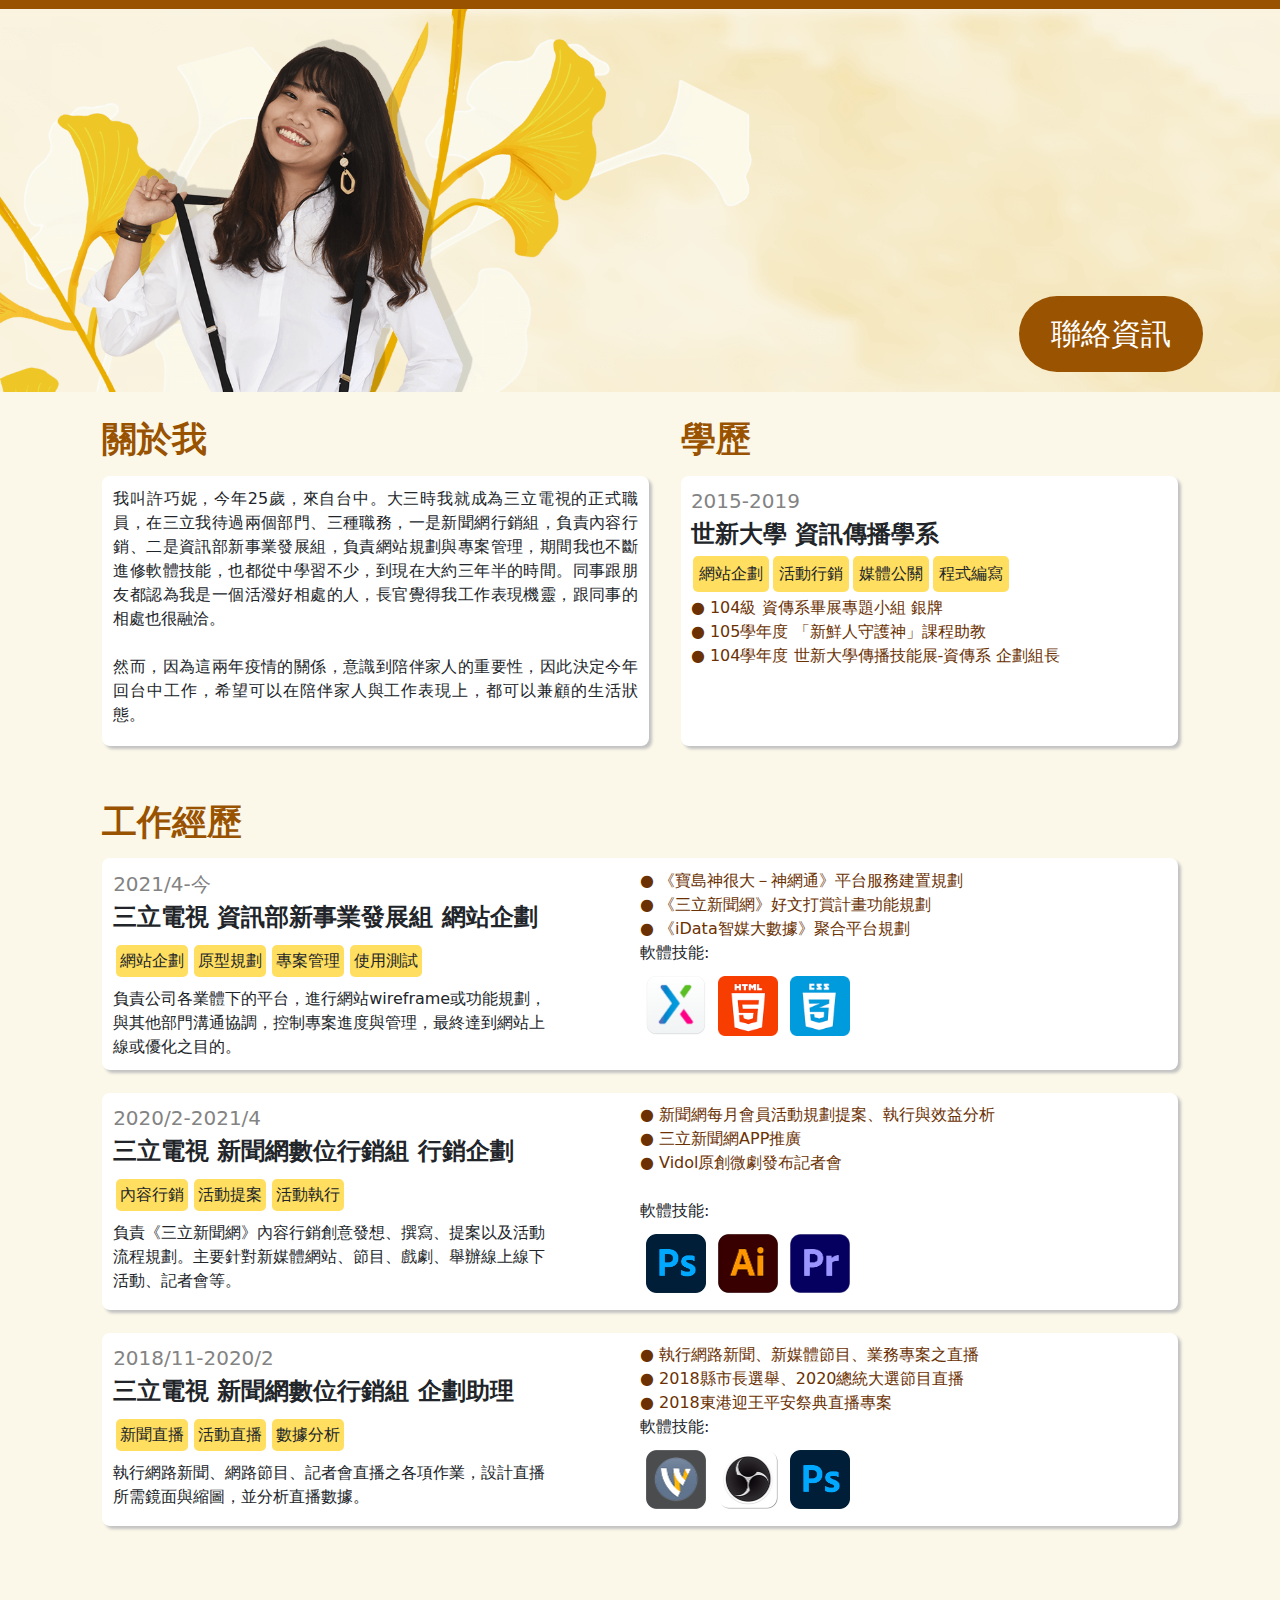
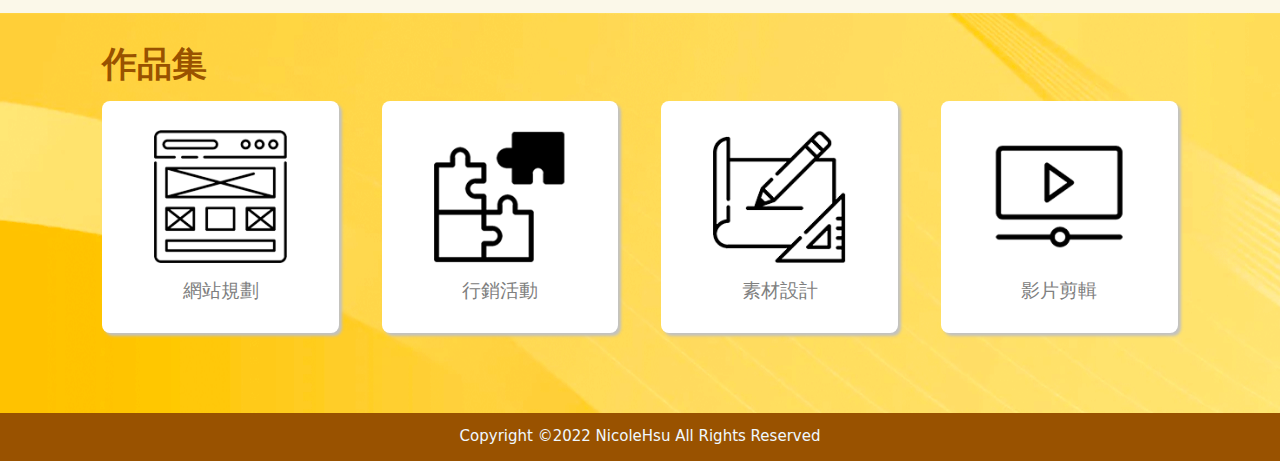
<file: index.html>
<!doctype html>
<html>

<head>
    <meta charset="UTF-8">
    <title>許巧妮Resume</title>
    <meta name="viewport" content="width=device-width, initial-scale=1.0">
    <link rel="stylesheet" type="text/css" href="css.css">
    <link href="https://cdn.jsdelivr.net/npm/bootstrap@5.1.0/dist/css/bootstrap.min.css" rel="stylesheet">
    <link rel="stylesheet" href="https://cdnjs.cloudflare.com/ajax/libs/animate.css/4.1.1/animate.min.css" />
    <link rel="stylesheet" href="https://pro.fontawesome.com/releases/v5.10.0/css/all.css"
        integrity="sha384-AYmEC3Yw5cVb3ZcuHtOA93w35dYTsvhLPVnYs9eStHfGJvOvKxVfELGroGkvsg+p" crossorigin="anonymous" />
</head>
<script>
    function openModal() {
        const element = document.getElementById('popup-content')
        element.classList.add('popup-content-active')
    }

    function closeModal() {
        const element = document.getElementById('popup-content')
        element.classList.remove('popup-content-active')
    }

    document.addEventListener('click', function () {
        closeModal()
    }, true)
</script>

<body>
    <div class="top-line"></div>
    <div class="vision-area">
        <div class="vision"><img class="pc" src="img/vision.png"></div>
        <div class="vision"><img class="mb" src="img/vision-mb.png"></div>
        <button type="button" class="popup-buttom" onclick="openModal()">聯絡資訊</button>
        <!-- 聯絡資訊popup star-->
        <div class="popup-content" id="popup-content">
            <div id="overlay" class="blcak-overlay"> </div>
            <div id="business-card" class="business-card-area">
                <div class="business-card-box-area">
                    <div class="business-card-bigbox">
                        <div class="business-card-box">
                            <img class="closed_img" src="img/close.png" onclick="closeModal()">
                            <div class="business-card-tittle">聯絡資訊</div>
                            <ul class="business-card-list-box">
                                <li class="business-card-list">電話：886+972870288</li>
                                <li class="business-card-list">LINE ID：hsuchiauni</li>
                                <li class="business-card-list">E-mail：hsuchiauni851002@gmail.com</li>
                            </ul>
                        </div>
                    </div>
                </div>
            </div>
        </div>
        <!--聯絡資訊popup end -->
    </div>
    <div class="body-area">
        <section class="information-1">
            <div class="information-1-aboutme-area">
                <span class="topic">關於我</span>
                <div class="information-1-box">
                    <span class="career-directions">
                        我叫許巧妮，今年25歲，來自台中。大三時我就成為三立電視的正式職員，在三立我待過兩個部門、三種職務，一是新聞網行銷組，負責內容行銷、二是資訊部新事業發展組，負責網站規劃與專案管理，期間我也不斷進修軟體技能，也都從中學習不少，到現在大約三年半的時間。同事跟朋友都認為我是一個活潑好相處的人，長官覺得我工作表現機靈，跟同事的相處也很融洽。
                        <br><br>
                        然而，因為這兩年疫情的關係，意識到陪伴家人的重要性，因此決定今年回台中工作，希望可以在陪伴家人與工作表現上，都可以兼顧的生活狀態。
                    </span>
                </div>
            </div>

            <div class="information-1-education-area">
                <span class="topic">學歷</span>
                <div class="information-1-box">
                    <p class="career-time">2015-2019</p>
                    <p class="career">世新大學 資訊傳播學系</p>
                    <div class="school-skill-area">
                        <div class="school-skill">網站企劃</div>
                        <div class="school-skill">活動行銷</div>
                        <div class="school-skill">媒體公關</div>
                        <div class="school-skill">程式編寫</div>
                    </div>
                    <span class="workship-list">● 104級 資傳系畢展專題小組 銀牌<br>
                        ● 105學年度 「新鮮人守護神」課程助教 <br>
                        ● 104學年度 世新大學傳播技能展-資傳系 企劃組長
                    </span>
                </div>
            </div>

        </section>

        <section class="information-2">
            <div class="information-2-area">
                <span class="topic">工作經歷</span>
                <div class="information-2-bigbox">
                    <div class="information-2-box">
                        <div class="information-2-box-content">
                            <p class="career-time">2021/4-今</p>
                            <p class="career">三立電視 資訊部新事業發展組 網站企劃</p>
                            <div class="skill-area">
                                <div class="skill">網站企劃</div>
                                <div class="skill">原型規劃</div>
                                <div class="skill">專案管理</div>
                                <div class="skill">使用測試</div>
                            </div>
                            <div class="career-directions">負責公司各業體下的平台，進行網站wireframe或功能規劃，與其他部門溝通協調，控制專案進度與管理，最終達到網站上線或優化之目的。
                            </div>
                        </div>

                        <div class="information-2-box-content">
                            <span class="workship-list">
                                ● 《寶島神很大－神網通》平台服務建置規劃<br>
                                ● 《三立新聞網》好文打賞計畫功能規劃<br>
                                ● 《iData智媒大數據》聚合平台規劃<br>
                            </span>

                            <p class="soft-skill">軟體技能:</p>
                            <div class="soft-area">
                               <a href="https://www.axure.com/" target=_blank ><img class="soft-pic" src="img/axure.png" alt="axure RP"  tittle="axure RP"></a>
                               <a href="https://zh.wikipedia.org/zh-tw/HTML" target=_blank > <img class="soft-pic" src="img/html.png" alt="html" tittle="html"></a>
                               <a href="https://zh.wikipedia.org/zh-tw/CSS/" target=_blank > <img class="soft-pic" src="img/css.png" alt="css"  tittle="CSS"></a>
                            </div>
                        </div>
                    </div>
                </div>
            </div>
            <!--三立資訊部-->

            <div class="information-2-area">
                <div class="information-2-bigbox">
                    <div class="information-2-box">
                        <div class="information-2-box-content">
                            <p class="career-time">2020/2-2021/4</p>
                            <p class="career">三立電視 新聞網數位行銷組 行銷企劃
                            </p>
                            <div class="skill-area">
                                <div class="skill">內容行銷</div>
                                <div class="skill">活動提案</div>
                                <div class="skill">活動執行</div>
                            </div>
                            <div class="career-directions">
                                負責《三立新聞網》內容行銷創意發想、撰寫、提案以及活動流程規劃。主要針對新媒體網站、節目、戲劇、舉辦線上線下活動、記者會等。</div>
                        </div>

                        <div class="information-2-box-content">

                            <span class="workship-list">
                                ● 新聞網每月會員活動規劃提案、執行與效益分析<br>
                                ● 三立新聞網APP推廣<br>
                                ● Vidol原創微劇發布記者會<br><br>
                            </span>
                            <p class="soft-skill">軟體技能:</p>
                            <div class="soft-area">
                                <a href="https://www.adobe.com/tw/products/photoshop.html" target=_blank > <img class="soft-pic" src="img/ps.png" alt="ps" title="photoshop"></a>
                                <a href="https://www.adobe.com/tw/products/illustrator.html" target=_blank ><img class="soft-pic" src="img/ai.png" alt="ai" title="illustrator"></a>
                                <a href="https://www.adobe.com/tw/products/premiere.html" target=_blank > <img class="soft-pic" src="img/pr.png" alt="pr" title="premiere"></a>
                            </div>
                        </div>
                    </div>
                </div>
            </div>
            <!--三立新聞網-->

            <div class="information-2-area">
                <div class="information-2-bigbox">
                    <div class="information-2-box">
                        <div class="information-2-box-content">
                            <p class="career-time">2018/11-2020/2</p>
                            <p class="career">三立電視 新聞網數位行銷組 企劃助理

                            </p>
                            <div class="skill-area">
                                <div class="skill">新聞直播</div>
                                <div class="skill">活動直播</div>
                                <div class="skill">數據分析</div>
                            </div>
                            <div class="career-directions">執行網路新聞、網路節目、記者會直播之各項作業，設計直播所需鏡面與縮圖，並分析直播數據。</div>
                        </div>

                        <div class="information-2-box-content">

                            <span class="workship-list">
                                ● 執行網路新聞、新媒體節目、業務專案之直播<br>
                                ● 2018縣市長選舉、2020總統大選節目直播<br>
                                ● 2018東港迎王平安祭典直播專案<br>
                            </span>
                            <p class="soft-skill">軟體技能:</p>
                            <div class="soft-area">
                                <a href="https://www.telestream.net/wirecast/overview.htm" target=_blank > <img class="soft-pic" src="img/wirecast.png" alt="wirecast" title="wirecast"></a>
                                <a href="https://obsproject.com/" target=_blank > <img class="soft-pic" src="img/obs.png" alt="obs" title="OBS"></a>
                                <a href="https://www.adobe.com/tw/products/photoshop.html" target=_blank > <img class="soft-pic" src="img/ps.png" alt="ps" title="photoshop"></a>
                            </div>
                        </div>
                    </div>
                </div>
            </div>
            <!--三立直播組-->
        </section>

        <section class="information-3">
            <span class="topic">作品集</span>
            <div class="information-3-area">

                <div class="information-3-bigbox"  >
                    <a class="information-3-box" href="wireframe.html" >
                        <img class="workship-pic" src="img/layout.png">網站規劃
                    </a>
                </div>


                <div class="information-3-bigbox"  >
                    <a class="information-3-box" href="activity.html" >
                        <img class="workship-pic" src="img/activity.png">行銷活動
                    </a>
                </div>



                <div class="information-3-bigbox"  >
                    <a class="information-3-box" href="https://drive.google.com/drive/folders/1w9F-Qvbaxa3gBuPf7eb-dvENJqq8Jhtv?usp=sharing" target="_blank">
                        <img class="workship-pic" src="img/banner.png" target=_blank >素材設計
                    </a>
                </div>


                <div class="information-3-bigbox"  >
                    <a class="information-3-box" href="https://www.youtube.com/watch?v=6xuseJrGOxA&list=PLzcJJtOGzEkDz8QdeWQCPdnAXCfufc2lX&ab_channel=NicoleHsu" target="_blank" >
                        <img class="workship-pic" src="img/video.png">影片剪輯
                    </a>
                </div>
            </div>
        </section>

        <div class="footer">Copyright ©2022 NicoleHsu All Rights Reserved </div>

</body>

</html>
</file>
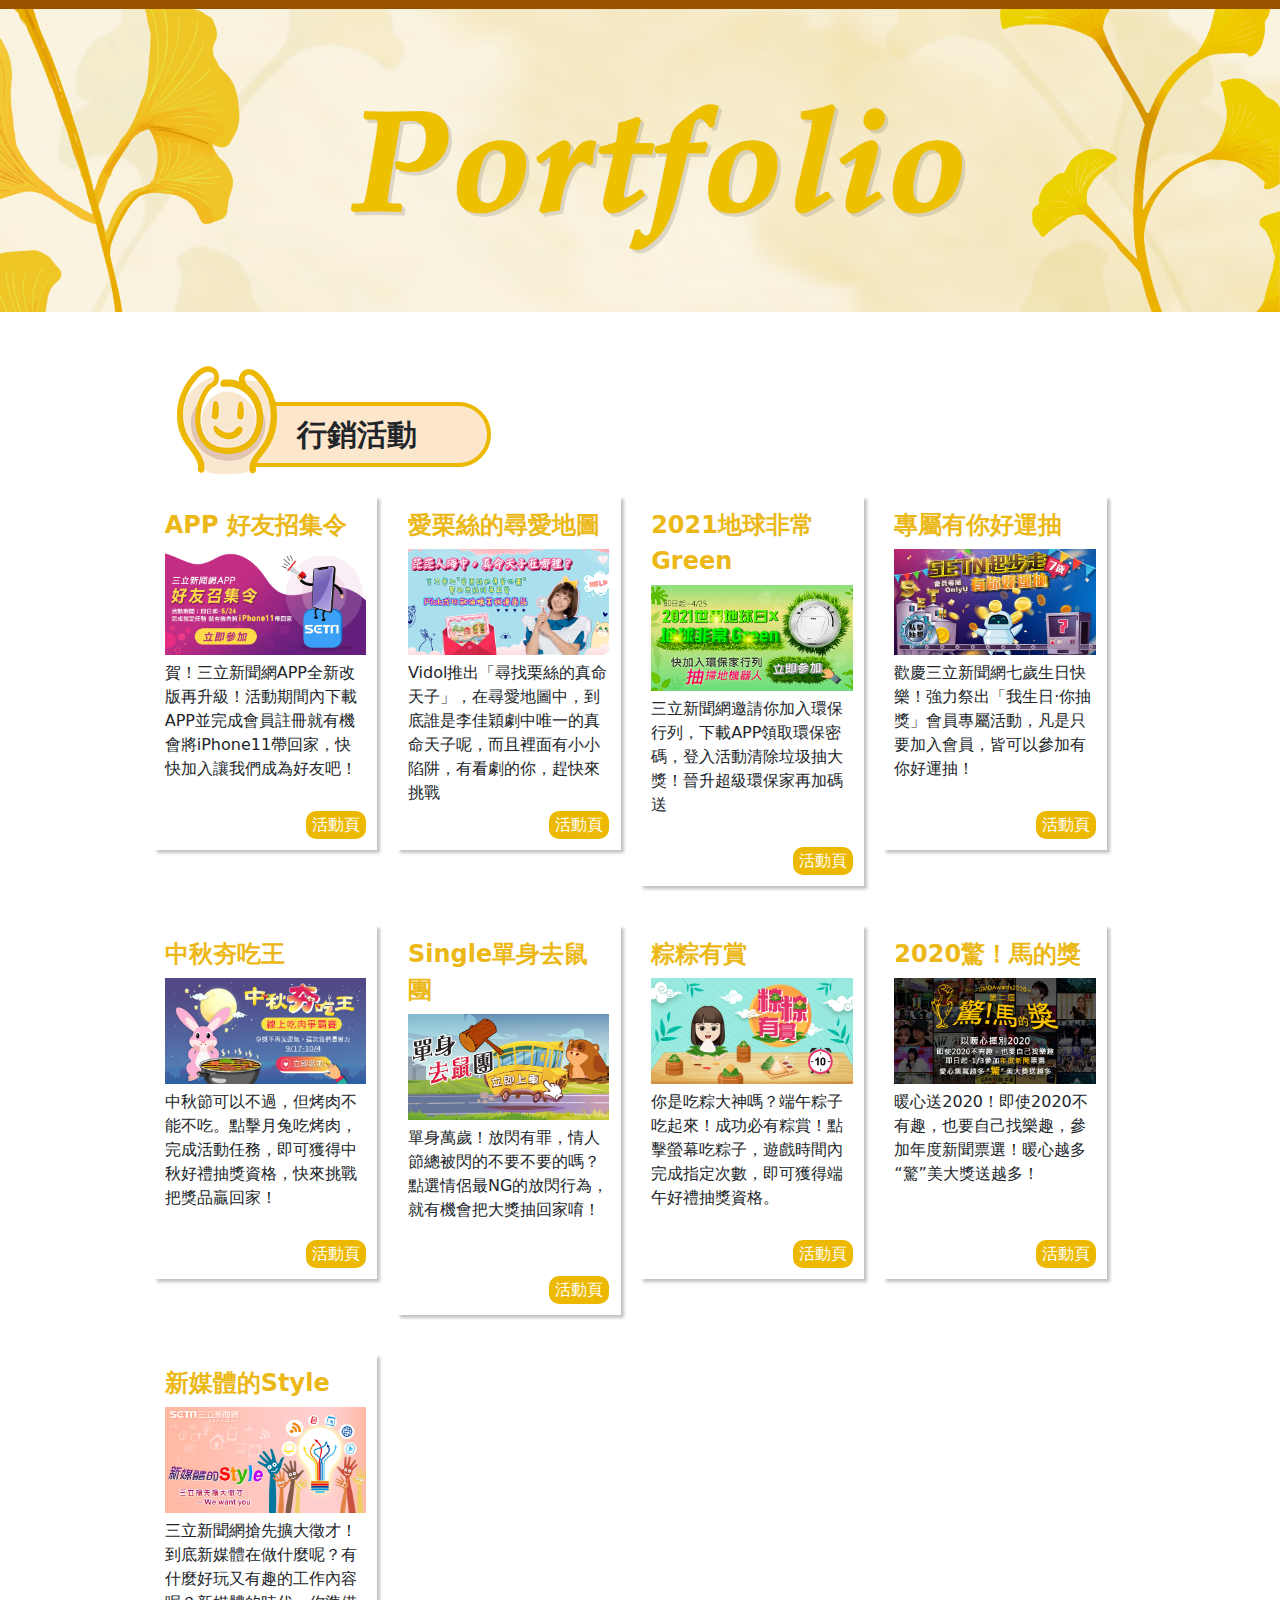
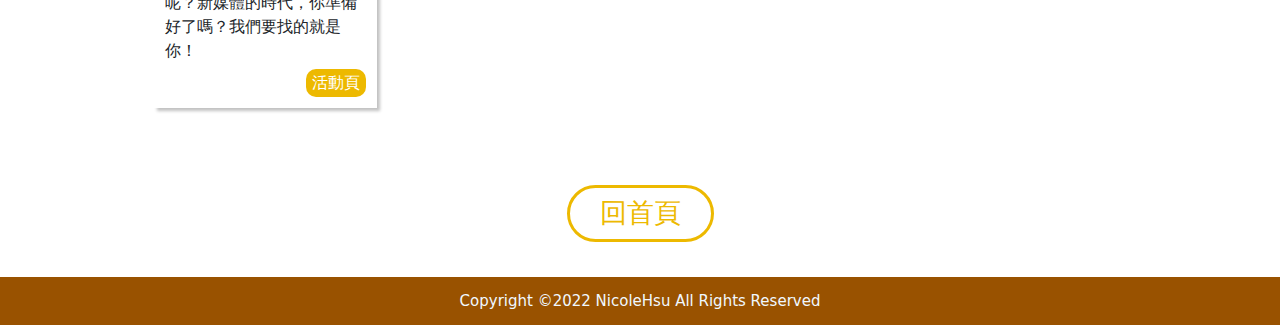
<file: activity.html>
<!doctype html>
<html>

<head>
    <meta charset="UTF-8">
    <title>行銷活動作品</title>
    <meta name="viewport" content="width=device-width, initial-scale=1.0">
    <link rel="stylesheet" type="text/css" href="wireframe.css">
    <link href="https://cdn.jsdelivr.net/npm/bootstrap@5.1.0/dist/css/bootstrap.min.css" rel="stylesheet">
    <link rel="stylesheet" href="https://cdnjs.cloudflare.com/ajax/libs/animate.css/4.1.1/animate.min.css" />
    <link rel="stylesheet" href="https://pro.fontawesome.com/releases/v5.10.0/css/all.css"
        integrity="sha384-AYmEC3Yw5cVb3ZcuHtOA93w35dYTsvhLPVnYs9eStHfGJvOvKxVfELGroGkvsg+p" crossorigin="anonymous" />
</head>
<body>
    <div class="top-line"></div>
    <div class="vision-area">
        <img class="portfolio-banner" src="img/portfolio-banner.png">
    </div>
    <div class="sort-area">
        <div class="sort-box">
        <span class="sort-bar">行銷活動</span>
        <img src="img/sort-icon.png">
        </div>
    </div>
    
    <div class="wireframe-list-area">
        <div class="wireframe-list-bigbox">
            <div class="wireframe-list-box">
                <div class="wireframe-list-detail-bigbox">
                    <div class="wireframe-list-detail-box">
                        <span class="wireframe-tittle">APP 好友招集令</span>
                        <img class="wireframe-banner" src="img/setnapp2020iphone.jpeg">
                        <span class="wireframe-describe">賀！三立新聞網APP全新改版再升級！活動期間內下載APP並完成會員註冊就有機會將iPhone11帶回家，快快加入讓我們成為好友吧！</span>
                        <div class="buttom-area">
                            <a class="wireframe-buttom" href="https://bit.ly/3iQFrF6" target=_blank>活動頁</a>
                        </div>
                    </div>
                </div>

                <div class="wireframe-list-detail-bigbox">
                    <div class="wireframe-list-detail-box">
                        <span class="wireframe-tittle">愛栗絲的尋愛地圖</span>
                        <img class="wireframe-banner" src="img/searchlove.png">
                        <span class="wireframe-describe">Vidol推出「尋找栗絲的真命天子」，在尋愛地圖中，到底誰是李佳穎劇中唯一的真命天子呢，而且裡面有小小陷阱，有看劇的你，趕快來挑戰</span>
                        <div class="buttom-area">
                            <a class="wireframe-buttom" href="https://event.vidol.tv/alicesearchslove/" target=_blank>活動頁</a>
                        </div>
                    </div>
                </div>

                <div class="wireframe-list-detail-bigbox">
                    <div class="wireframe-list-detail-box">
                        <span class="wireframe-tittle">2021地球非常Green</span>
                        <img class="wireframe-banner" src="img/2021green.png">
                        <span class="wireframe-describe">三立新聞網邀請你加入環保行列，下載APP領取環保密碼，登入活動清除垃圾抽大獎！晉升超級環保家再加碼送</span>
                        <div class="buttom-area">
                            <a class="wireframe-buttom" href="https://acts.setn.com/event/2021green/" target=_blank>活動頁</a>
                        </div>
                    </div>
                </div>

                <div class="wireframe-list-detail-bigbox">
                    <div class="wireframe-list-detail-box">
                        <span class="wireframe-tittle">專屬有你好運抽</span>
                        <img class="wireframe-banner" src="img/SETNlottery7.jpeg">
                        <span class="wireframe-describe">歡慶三立新聞網七歲生日快樂！強力祭出「我生日‧你抽獎」會員專屬活動，凡是只要加入會員，皆可以參加有你好運抽！</span>
                        <div class="buttom-area">
                            <a class="wireframe-buttom" href="" target=_blank>活動頁</a>
                        </div>

                    </div>
                </div>

                <div class="wireframe-list-detail-bigbox">
                    <div class="wireframe-list-detail-box">
                        <span class="wireframe-tittle">中秋夯吃王</span>
                        <img class="wireframe-banner" src="img/2020MoonFestival.jpeg">
                        <span class="wireframe-describe">中秋節可以不過，但烤肉不能不吃。點擊月兔吃烤肉，完成活動任務，即可獲得中秋好禮抽獎資格，快來挑戰把獎品贏回家！</span>
                        <div class="buttom-area">
                            <a class="wireframe-buttom" href="https://acts.setn.com/event/2020MoonFestival/" target=_blank>活動頁</a>
                        </div>
                    </div>
                </div>

                <div class="wireframe-list-detail-bigbox">
                    <div class="wireframe-list-detail-box">
                        <span class="wireframe-tittle">Single單身去鼠團</span>
                        <img class="wireframe-banner" src="img/2021singlelover.jpeg">
                        <span class="wireframe-describe">單身萬歲！放閃有罪，情人節總被閃的不要不要的嗎？點選情侶最NG的放閃行為，就有機會把大獎抽回家唷！</span>
                        <div class="buttom-area">
                            <a class="wireframe-buttom" href="https://acts.setn.com/event/2021singlelover/" target=_blank >活動頁</a>
                        </div>
                    </div>
                </div>

                <div class="wireframe-list-detail-bigbox">
                    <div class="wireframe-list-detail-box">
                        <span class="wireframe-tittle">粽粽有賞</span>
                        <img class="wireframe-banner" src="img/EatingZongzi.jpeg">
                        <span class="wireframe-describe">你是吃粽大神嗎？端午粽子吃起來！成功必有粽賞！點擊螢幕吃粽子，遊戲時間內完成指定次數，即可獲得端午好禮抽獎資格。</span>
                        <div class="buttom-area">
                            <a class="wireframe-buttom" href="https://acts.setn.com/event/EatingZongzi/" target=_blank>活動頁</a>
                        </div>
                    </div>
                </div>

                <div class="wireframe-list-detail-bigbox">
                    <div class="wireframe-list-detail-box">
                        <span class="wireframe-tittle">2020驚！馬的獎</span>
                        <img class="wireframe-banner" src="img/2020review.jpeg">
                        <span class="wireframe-describe">暖心送2020！即使2020不有趣，也要自己找樂趣，參加年度新聞票選！暖心越多“驚”美大獎送越多！</span>
                        <div class="buttom-area">
                            <a class="wireframe-buttom" href="https://acts.setn.com/event/2020review/" target=_blank>活動頁</a>
                        </div>
                    </div>
                </div>



                <div class="wireframe-list-detail-bigbox">
                    <div class="wireframe-list-detail-box">
                        <span class="wireframe-tittle">新媒體的Style</span>
                        <img class="wireframe-banner" src="img/setnstyle.jpeg">
                        <span class="wireframe-describe">三立新聞網搶先擴大徵才！到底新媒體在做什麼呢？有什麼好玩又有趣的工作內容呢？新媒體的時代，你準備好了嗎？我們要找的就是你！</span>
                        <div class="buttom-area">
                            <a class="wireframe-buttom" href="https://acts.setn.com/event/setnstyle/" target=_blank>活動頁</a>
                        </div>
                    </div>
                </div>
                


                


              
            </div>
        </div>
    </div>

    <div class="back-button-area">
    <div class="back-button">
        <a href="index.html">回首頁</a>
    </div>
    </div> 

    <div class="footer">Copyright ©2022 NicoleHsu All Rights Reserved </div>


    









</body>
</file>
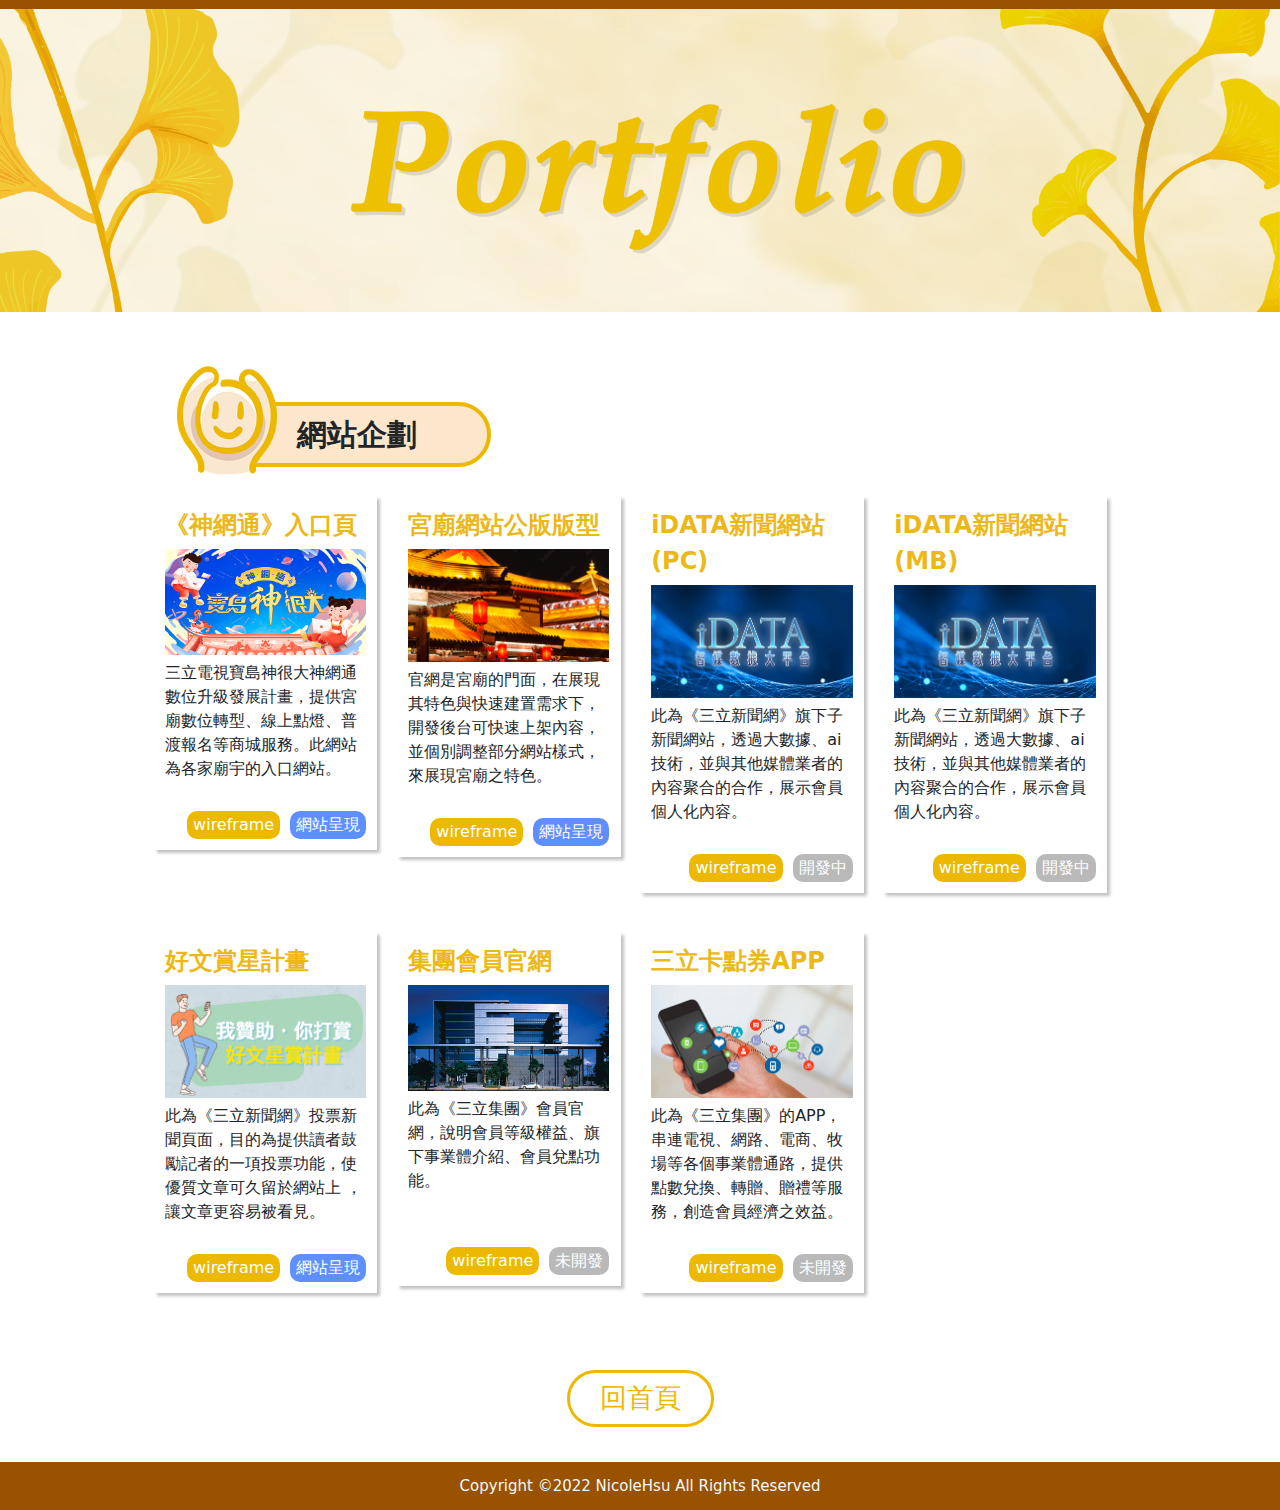
<file: wireframe.html>
<!doctype html>
<html>

<head>
    <meta charset="UTF-8">
    <title>網站企劃作品</title>
    <meta name="viewport" content="width=device-width, initial-scale=1.0">
    <link rel="stylesheet" type="text/css" href="wireframe.css">
    <link href="https://cdn.jsdelivr.net/npm/bootstrap@5.1.0/dist/css/bootstrap.min.css" rel="stylesheet">
    <link rel="stylesheet" href="https://cdnjs.cloudflare.com/ajax/libs/animate.css/4.1.1/animate.min.css" />
    <link rel="stylesheet" href="https://pro.fontawesome.com/releases/v5.10.0/css/all.css"
        integrity="sha384-AYmEC3Yw5cVb3ZcuHtOA93w35dYTsvhLPVnYs9eStHfGJvOvKxVfELGroGkvsg+p" crossorigin="anonymous" />
</head>
<body>
    <div class="top-line"></div>
    <div class="vision-area">
        <img class="portfolio-banner" src="img/portfolio-banner.png">
    </div>
    <div class="sort-area">
        <div class="sort-box">
        <span class="sort-bar">網站企劃</span>
        <img src="img/sort-icon.png">
        </div>
    </div>
    
    <div class="wireframe-list-area">
        <div class="wireframe-list-bigbox">
            <div class="wireframe-list-box">
                <div class="wireframe-list-detail-bigbox">
                    <div class="wireframe-list-detail-box">
                        <span class="wireframe-tittle">《神網通》入口頁</span>
                        <img class="wireframe-banner" src="img/boaga.png">
                        <span class="wireframe-describe">三立電視寶島神很大神網通數位升級發展計畫，提供宮廟數位轉型、線上點燈、普渡報名等商城服務。此網站為各家廟宇的入口網站。</span>
                        <div class="buttom-area">
                            <a class="wireframe-buttom" href="https://bit.ly/3iQFrF6" target=_blank>wireframe</a>
                            <a class="web-buttom" href="https://bit.ly/3LodP6v" target=_blank>網站呈現</a>
                        </div>
                    </div>
                </div>

                <div class="wireframe-list-detail-bigbox">
                    <div class="wireframe-list-detail-box">
                        <span class="wireframe-tittle">宮廟網站公版版型</span>
                        <img class="wireframe-banner" src="img/temple.png">
                        <span class="wireframe-describe">官網是宮廟的門面，在展現其特色與快速建置需求下，開發後台可快速上架內容，並個別調整部分網站樣式，來展現宮廟之特色。</span>
                        <div class="buttom-area">
                            <a class="wireframe-buttom" href="https://bit.ly/3qMDiia" target=_blank>wireframe</a>
                            <a class="web-buttom" href="https://www.baogods.com/deyuedian" target=_blank>網站呈現</a>
                        </div>

                    </div>
                </div>

                <div class="wireframe-list-detail-bigbox">
                    <div class="wireframe-list-detail-box">
                        <span class="wireframe-tittle">iDATA新聞網站(PC)</span>
                        <img class="wireframe-banner" src="img/idata.png">
                        <span class="wireframe-describe">此為《三立新聞網》旗下子新聞網站，透過大數據、ai技術，並與其他媒體業者的內容聚合的合作，展示會員個人化內容。</span>
                        <div class="buttom-area">
                            <a class="wireframe-buttom" href="https://bit.ly/3NqzxZv" target=_blank>wireframe</a>
                            <div class="notstarted-button">開發中</div>
                        </div>
                    </div>
                </div>

                <div class="wireframe-list-detail-bigbox">
                    <div class="wireframe-list-detail-box">
                        <span class="wireframe-tittle">iDATA新聞網站(MB)</span>
                        <img class="wireframe-banner" src="img/idata.png">
                        <span class="wireframe-describe">此為《三立新聞網》旗下子新聞網站，透過大數據、ai技術，並與其他媒體業者的內容聚合的合作，展示會員個人化內容。</span>
                        <div class="buttom-area">
                            <a class="wireframe-buttom" href="https://bit.ly/3IV9fLl" target=_blank>wireframe</a>
                            <div class="notstarted-button">開發中</div>
                        </div>
                    </div>
                </div>

                <div class="wireframe-list-detail-bigbox">
                    <div class="wireframe-list-detail-box">
                        <span class="wireframe-tittle">好文賞星計畫</span>
                        <img class="wireframe-banner" src="img/donate.png">
                        <span class="wireframe-describe">此為《三立新聞網》投票新聞頁面，目的為提供讀者鼓勵記者的一項投票功能，使優質文章可久留於網站上 ，讓文章更容易被看見。</span>
                        <div class="buttom-area">
                            <a class="wireframe-buttom" href="https://bit.ly/3JXWSiR" target=_blank >wireframe</a>
                            <div class="web-buttom">網站呈現</div>
                        </div>
                    </div>
                </div>

                <div class="wireframe-list-detail-bigbox">
                    <div class="wireframe-list-detail-box">
                        <span class="wireframe-tittle">集團會員官網</span>
                        <img class="wireframe-banner" src="img/sanlih.png">
                        <span class="wireframe-describe">此為《三立集團》會員官網，說明會員等級權益、旗下事業體介紹、會員兌點功能。</span>
                        <div class="buttom-area">
                            <a class="wireframe-buttom" href="https://bit.ly/3uwU5qn" target=_blank>wireframe</a>
                            <div class="notstarted-button">未開發</div>
                        </div>
                    </div>
                </div>

                <div class="wireframe-list-detail-bigbox">
                    <div class="wireframe-list-detail-box">
                        <span class="wireframe-tittle">三立卡點券APP</span>
                        <img class="wireframe-banner" src="img/app.png">
                        <span class="wireframe-describe">此為《三立集團》的APP，串連電視、網路、電商、牧場等各個事業體通路，提供點數兌換、轉贈、贈禮等服務，創造會員經濟之效益。</span>
                        <div class="buttom-area">
                            <a class="wireframe-buttom" href="https://bit.ly/3Cu18lH" target=_blank>wireframe</a>
                            <div class="notstarted-button">未開發</div>
                        </div>
                    </div>
                </div>
                
            </div>
        </div>
    </div>

    <div class="back-button-area">
    <div class="back-button">
        <a href="index.html">回首頁</a>
    </div>
    </div> 

    <div class="footer">Copyright ©2022 NicoleHsu All Rights Reserved </div>


    









</body>
</file>
<file: css.css>
@charset "UTF-8";
/* CSS Document */

/* http://meyerweb.com/eric/tools/css/reset/ 
   v2.0 | 20110126
   License: none (public domain)
*/

.body{
   width: 100%;
   height: 100%;
}

.popup-content {
   display: none;
}

.popup-content-active {
   display: block;
}



.top-line{
   height: 1vh;
   background-color: #995200;
}

.vision-area{
   position: relative;
}


.vision{   
width: 100%;
}

.vision-area img{
   width: 100%;
} 

.mb{
   display: none;
}

.popup-buttom{
   font-size: 30px;
   height: auto;
   background-color:rgb(154 83 0);
   color: rgb(255, 255, 255);
   padding: 1.2% 2.5%;
   border-radius:50px;
   position: absolute;
   top:75%;
   right:6%;
   animation:pulse infinite;
   animation-duration: 0.8s;
   border: none;
}

.blcak-overlay{
   position: fixed;
   width: 100%;
   height: 100%;
   background-color: #ffde60;
   opacity: 80%;
   top: 0%;
   left: 0%;
   z-index: 1000;
}

.business-card-area{
   position: fixed;
   width: 100%;
   height: 100%;
   z-index: 1001;
   top:0%;
   left:0%;
}

.business-card-box-area{
   width: 100%;
   height: 100%;
   display: flex;
   align-items: center;
   justify-content: center;

}

.business-card-bigbox{
   position: relative;
   min-width: 50vw;
   min-height: 27vh;
   background-color: #fff5d7;
   border-style: solid;
   border-color: #995200;
   border-width: 5px;
   border-radius: 25px;
   display: flex;
   justify-content: center;
   align-items: center;
   background-image: url(/img/business-card-bg.jpg);
   background-repeat: no-repeat;
   background-size: cover;
}

.closed_img{
   position: absolute;
   width:30px!important;
   right: 2%;
   bottom: 80%;
}

.business-card-tittle{
   font-size: 35px;
   font-weight: bold;
   text-align: center;
   color: #995200;
   margin:4% 0;
}

.business-card-list-box{
   padding: 0;
   
}

.business-card-list{
   list-style: none;
   font-size: 25px;
}


.body-area{
   background-color: #fbf8e9;
   
}
.information-1 {
   display: flex;
   padding: 0px 8%;
   margin-bottom: 50px;
}

.information-2{
    padding: 0px 8%;
    margin-bottom: 5%;
}


.information-1-aboutme-area {
   width: 55%;
   margin:2% 0 0 0%;
}

.information-1-education-area {
   width: 50%;
   margin:2% 0 0 3%;
   
}

.information-1-box{ 
   min-height: 30vh;
   box-shadow: 3px 3px 3px 0px rgb(194 194 194);
   padding: 2%;
   text-align: justify;
   background-color: #fff;
   border-radius: 8px;
}


.career-time{
   margin: 0;
   font-size: 20px;
   color: #838383;
}

.topic{
   display: block;
   color: #995200;
   font-size: 35px;
   font-weight: bold;
   margin-bottom: 10px;
}


.school-skill-area{
   display: flex;
   margin: 2px 0;
}

.school-skill{
   background-color: #ffde60;
   margin: 2px;
   padding: 6px;
   text-align: center;
   border-radius: 5px;
}


.skill-area{
   display: flex;
   margin: 7px 0;
}

.skill{
   background-color: #ffde60;
   margin: 3px;
   padding: 4px;
   text-align: center;
   border-radius: 5px;
}


.information-2-area{
   width: 100%;
   display: flex;
   flex-direction: column;  
   
}


.information-2-bigbox{
   box-shadow: 3px 3px 3px 0px rgb(194 194 194);
   width: 100%;
   margin-bottom: 23px;
   background-color: #fff;
   border-radius: 8px;
}

.information-2-box{
   width: 100%;
   display: flex;
   padding: 1%;
}


.information-2-box-content{
   width: 50%;
}

.career-area{
   display: flex;
}


.career{
   margin: 0;
   font-size: 24px;
   font-weight: bold;
}


.career-directions {
   width: 441px;
}


.workship-list{
   color: rgb(107, 49, 2);
   margin:10px 0 0 0 ;
}


.soft-area{
   display: flex;
   margin-top: 5px;
}

.soft-skill{
   margin: 0;
}

.soft-pic{
   width: 60px;
   height: auto;
   margin: 6px;
}

.information-3{
   padding: 2% 8%;
   background-image: url(img/workship-bg.png);

}

.information-3-area{
   display: flex;
   justify-content: space-between;
   margin-bottom: 5%;
   flex-wrap: wrap;
}

.information-3-bigbox{
   width: 22%;
}

.information-3-box:hover{
   transform: scale(1.05);
   color: gray;
}

.information-3-box{
   font-size: 19px;
   display: block;
   text-align: center;
   background-color: #fff;
   border-radius: 8px;
   padding: 29px 16px;
   text-decoration: none;
   color: gray;
   box-shadow: 3px 3px 3px 0px rgb(194 194 194);
}

.information-3-box-content{
   display: flex;
   justify-content: center;
}

.workship-pic{
   width: 65%;
   display: block;
   margin-left: auto;
   margin-right: auto;
   margin-bottom: 13px;

}

.workship-tittle{
   font-size: 20px;
   color: #838383;
   text-align: center;
   margin-top: 5%;
}

.footer{
   background-color: #995200;
   color: aliceblue;
   text-align: center;
   font-size: 15px;
   padding: 1%;
}



@media only screen and (max-width: 1024px) {

   .popup-buttom{
      top:72%;
      right:5%;
   }


   .career {
      font-size: 22px;
   }

   .career-directions-box {
      width: 35vw;
   }

   .information-1-box {
      min-height: 20vh;    
   }

   .information-2-box-content {

   }
 

}


@media only screen and (max-width: 768px) {

   .popup-buttom{
      font-size: 21px;;
   }

   .business-card-content{
      width: 45vw;
   }

   .information-1-box {
    min-height: 42vh;
  
   }

   .information-1-aboutme-area {
      width: 51%;
      margin:2% 0 0 0%;
   }

  
   .career-area{
    font-size: 18px;
    flex-direction: column;
   }

   .career {
    font-size: 18px;
   }

   .workship-list {
      font-size: 15px;
   }

   .soft-skill{
   font-size: 15px;
   }

   .soft-pic {
      width: 57px;
      height: auto;
      margin-right: 6px;
   }



   .workship-pic {
      width: 45%;
  }

  .workship-tittle {
   margin: 1% 0 0 0;
}

.business-card-tittle{
   font-size: 27px;
}

.business-card-list{
   font-size: 18px;
}

.career-directions-box {
   width: 40vw;
}



 
}



@media only screen and  (max-width: 425px) {
   
   .pc{
      display: none;
   }
   
   .mb{
      display: block;
   }

   .popup-buttom{
      font-size: 23px;
      top:80%;
      right: 5%;
   }

   .business-card-content{
      width: auto;
   }


   .information-1{
      flex-direction: column;
   }
   

   .information-1-box {
    min-height: auto;
    box-shadow: 3px 3px 3px 0px rgb(194 194 194);
    padding: 3%;
   }

   .information-1-aboutme-area {
    width: auto;
    margin-bottom: 18px;
   }

   .information-1-education-area {
    width: auto;
   margin: 0;
   }

   .career-directions {
      font-size: 17px;
      width: 100%;
  }

  .school-skill-area{
   width: auto;
   margin: 7px 0;
   }

   .school-skill{
      width: auto;
      margin: 0 0 3px 3px;

   }


   .skill-area{
      width: auto;
      margin: 7px 0;

   }


   .skill{
      margin: 0 0 3px 3px;
      font-size: 16px;
      width: 75px;
   }

   .information-2-box{
      display: block;
      padding: 3%;
   }

   .information-2-box-content {
    margin-right: 0;
    width: auto;
    padding-top: 3px;
   }

   .information-3-bigbox {
   width: 46%;
   margin: 2%;
    }

    .business-card-bigbox{
       border-width: 4px;
    }


   .business-card-box{
      padding: 0 20px;
   }

   .business-card-tittle{
      font-size: 21px;
      margin: 2% 0;
   }

   .closed_img{
      position: absolute;
      width: 30px!important;
      right: 45%;
      bottom: -27%;
   }

}
</file>
<file: wireframe.css>
@charset "UTF-8";
/* CSS Document */

/* http://meyerweb.com/eric/tools/css/reset/ 
   v2.0 | 20110126
   License: none (public domain)
*/

.body{
    width: 100%;
    height: 100%;
    background-color: #fbf8e9;
}

.top-line{
    height: 1vh;
    background-color: #995200;
 }

.portfolio-banner, .vision-area{
    width: 100%;
}

.sort-box{
    position: relative;
    margin-top: 100px;
    padding: 0 223px;
}
.sort-bar{
    background-color: #fde7cc;
    font-size: 30px;
    font-weight: bold;
    border-radius: 50px;
    border-style: solid;
    border-color: #edb900;
    border-width: 4px;
    text-align: center;
    padding: 11px 70px;

}

.sort-area img{
    position: absolute;
    width: 100px;
    left: 177px;
    top: -46px;
}

.wireframe-list-area{
    margin: 3% 0;
}

.wireframe-list-bigbox{
    padding: 0 12%;
}

.wireframe-list-box{
    display: inline-flex;
    flex-wrap: wrap;
}

.wireframe-list-detail-box{
    padding: 5%;
    box-shadow: 3px 3px 3px 0px rgb(194 194 194);

}

.wireframe-list-detail-bigbox{
    width: 23%;
    margin-right: 2%;
    margin-bottom: 4%;
}

.wireframe-tittle{
    font-size: 24px;
    color: #ecb818;
    font-weight: bold;
}


.wireframe-banner{
    display: block;
    width: 100%;
    height: auto;
    margin: 3% 0;

}


.wireframe-describe{
    margin-top: 2%;
    display: block;
    height: 130px;
}

.buttom-area{
    display: flex;
    justify-content:flex-end;
    margin-top: 20px;
}

.buttom-area a{
    text-decoration: none;
}

.wireframe-buttom{
    display: block;
    color: #fff;
    padding: 2px 6px;
    background-color: rgb(237 185 0);;
    text-align: center;
    border-radius: 10px;
}

.wireframe-buttom:hover{
    transform: scale(1.1);
    color: #fff;
}

.web-buttom{
    display: block;
    color: #fff;
    padding: 2px 6px;
    margin-left: 10px;
    background-color: #5f8fff;
    text-align: center;
    border-radius: 10px;
}

.web-buttom:hover{
    transform: scale(1.1);
    color: #fff;
}

.notstarted-button{
    color: #fff;
    background-color: #b9b9b9;
    text-align: center;
    border-radius: 10px;
    padding: 2px 6px;
    margin-left: 10px;
   
}

.web-buttom{
    display: block;
    color: #fff;
    padding: 2px 6px;
    margin-left: 10px;
   
}



.back-button-area{
    display: flex;
    justify-content: center;
    margin-bottom: 35px;
}

.back-button a{
    display: block;
    width: 100%;
    color: rgb(237 185 0);
    font-size: 27px;
    background-color: #ffffff;
    text-decoration: none;
    border-style: solid;
    border-color:rgb(237 185 0);
    border-width:3px;
    border-radius: 30px;
    padding: 5px 30px;
}

.back-button a:hover{
    color: rgb(237 185 0);
    transform: scale(1.05);   
}


.footer{
    background-color: #995200;
    color: aliceblue;
    text-align: center;
    font-size: 15px;
    padding: 1%;
    margin: 0;
 }




@media only screen and (max-width: 1024px) {

.wireframe-list-bigbox {
     padding: 0px 10%;
}

.sort-box {
    margin-top: 61px;
    padding: 0 143px;
}

.sort-bar {
    padding: 5px 24px 5px 67px;
    border-width: 4px;
}

.sort-area img{
    width: 85px;
    left: 124px;
    top: -37px;
}

.wireframe-tittle {
    height: 50px;
    display: block;
    font-size: 19px;
    overflow: hidden;
}

}


@media only screen and (max-width: 768px) {


    
.sort-bar {
    font-size: 26px;
    border-width: 3px;
}
    
.sort-area img {
    width: 80px;
    left: 99px;
    top: -28px;
}

.wireframe-list-box {
    display: inline-flex;
}

.wireframe-list-detail-bigbox {
    width: %;
}

..wireframe-describe {
    height: 109px;

}


@media only screen and (max-width: 425px) {

.sort-box {
    margin-top: 34px;
    padding: 0 67px;
}

.sort-area img {
    width: 58px;
    left: 54px;
    top: -24px;
}

.sort-bar {
    font-size: 21px;
}

.wireframe-list-detail-bigbox {
    width: 100%;
}

}
</file>
